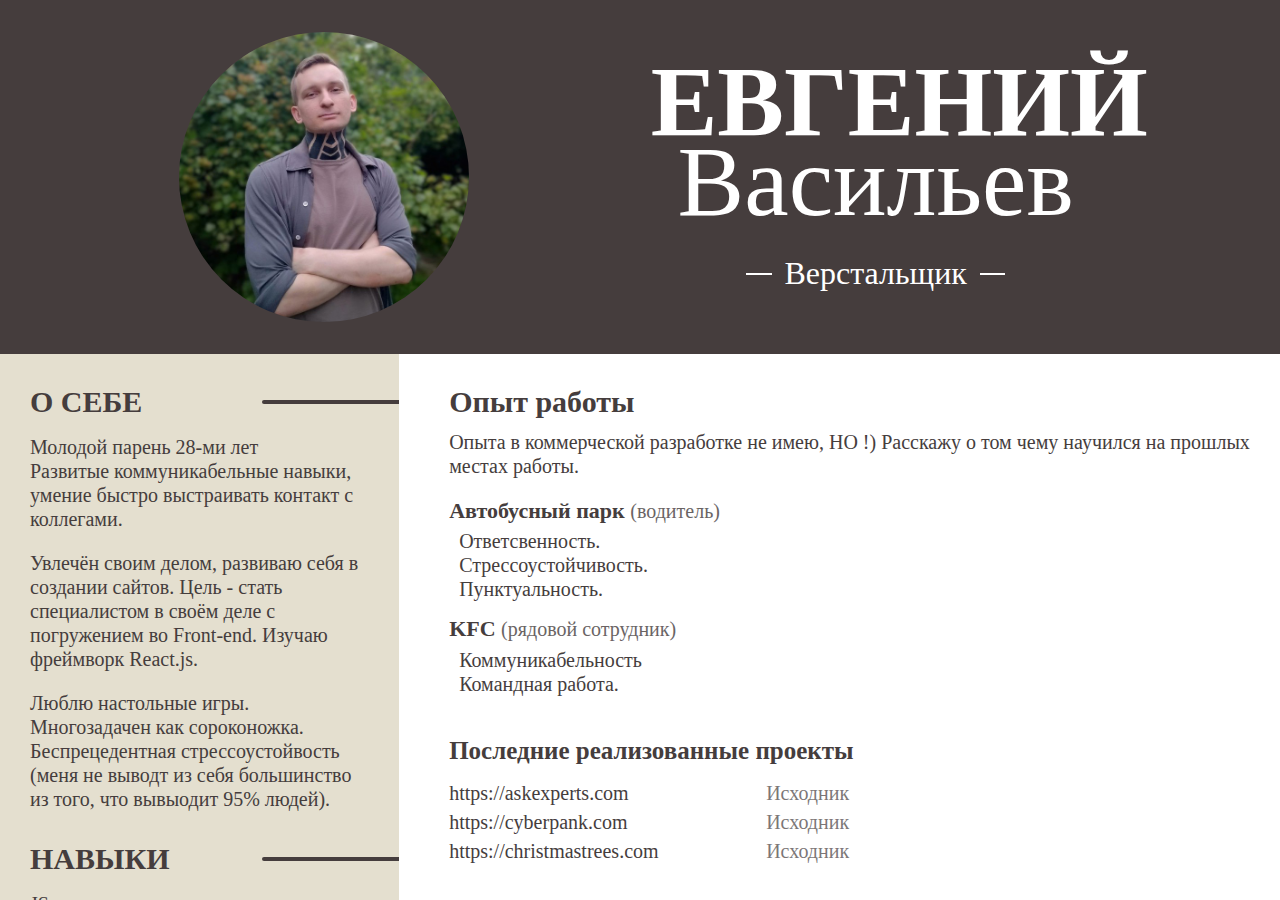
<file: index.html>
<!DOCTYPE html>
<html lang="ru">
    <head>
        <meta charset="UTF-8" />
        <meta name="viewport" content="width=device-width, initial-scale=1.0" />
        <meta http-equiv="X-UA-Compatible" content="ie=edge" />

        <meta
            name="description"
            content="Резюме для устройства на работу в web-сфере верстальщиком или junior front-end developer"
        />
        <meta name="keywords" content="CV, Резюме, Вакансия, Работа, Верстальщик, juniuor, front-end" />
        <meta name="Author" content="Евгений Васильев" />
        <meta name="Copyright" content="Евгений Васильев" />

        <!-- Отображение в соц. сетях -->
        <meta property="og:locale" content="ru_RU" />
        <meta property="og:type" content="article" />
        <meta property="og:title" content="CV, резюме на верстальщика" />
        <meta property="og:description" content="Резюме для устройства на работу в web-сфере верстальщиком" />
        <meta property="og:image" content="img/favicon/apple-touch-icon.png" />
        <meta property="og:url" content="url-my-cv.ru" />
        <meta property="og:site_name" content="CV Верстальщик" />

        <!-- Отображение twitter cards -->
        <meta name="twitter:card" content="summary" />
        <meta name="twitter:site" content="Евгений Васильев" />
        <meta name="twitter:title" content="CV, резюме на верстальщика" />
        <meta name="twitter:description" content="Резюме для устройства на работу в web-сфере верстальщиком" />
        <meta name="twitter:image" content="img/favicon/apple-touch-icon.png" />

        <!-- Favicon -->
        <link rel="apple-touch-icon" sizes="180x180" href="img/favicon/apple-touch-icon.png" />
        <link rel="icon" type="image/png" sizes="32x32" href="img/favicon/favicon-32x32.png" />
        <link rel="icon" type="image/png" sizes="16x16" href="img/favicon/favicon-16x16.png" />
        <link rel="manifest" href="files/site.webmanifest" />
        <link rel="mask-icon" href="img/favicon/safari-pinned-tab.svg" color="#5bbad5" />
        <link rel="shortcut icon" href="img/favicon/favicon.ico" />
        <meta name="msapplication-TileColor" content="#da532c" />
        <meta name="msapplication-config" content="files/browserconfig.xml" />
        <meta name="theme-color" content="#ffffff" />

        <title>CV | Верстальщик</title>
        <link rel="stylesheet" href="css/style.css" />
    </head>

    <body class="cv">
        <main>
            <header class="cv__me">
                <div class="container cv__me-container">
                    <div class="cv__me-why cv-why">
                        <div class="cv-why__wrapper">
                            <h1 class="cv-why__name">Евгений <span>Васильев</span></h1>
                            <p class="cv-why__function">Верстальщик</p>
                        </div>
                    </div>

                    <div class="cv__me-foto">
                        <img
                            src="img/me.jpg"
                            width="100"
                            height="100"
                            alt="Фото Евгения"
                            title="Привет! Приятно познакомиться :)"
                        />
                    </div>
                </div>
            </header>

            <div class="cv__wrapper">
                <div class="container cv__wrapper-container">
                    <section class="cv__about">
                        <h2 class="visually-hidden">Кто я, что умею и как со мной связаться?</h2>
                        <article class="cv__about-block cv__about-me cv-me">
                            <h3 class="cv__about-title cv-me__title">О себе</h3>
                            <p class="cv-me__text">
                                Молодой парень 28-ми лет <br />Развитые коммуникабельные навыки, умение быстро
                                выстраивать контакт с коллегами.
                            </p>
                            <p class="cv-me__text">
                                Увлечён своим делом, развиваю себя в создании сайтов. Цель - стать специалистом в своём
                                деле с погружением во Front-end. Изучаю фреймворк React.js.
                            </p>

                            <p class="cv-me__text">
                                Люблю настольные игры. Многозадачен как сороконожка. Беспрецедентная стрессоустойвость
                                (меня не выводт из себя большинство из того, что вывыодит 95% людей).
                            </p>
                        </article>

                        <article class="cv__about-block cv__about-skill cv-skill">
                            <h3 class="cv__about-title cv-skill__title">Навыки</h3>
                            <ul class="cv-skill__list">
                                <li class="cv-skill__item">JS</li>
                                <li class="cv-skill__item">GIT</li>
                                <li class="cv-skill__item">GULP</li>
                                <li class="cv-skill__item">FIGMA</li>
                                <li class="cv-skill__item">CSS/CSS3</li>
                                <li class="cv-skill__item">SASS/LESS</li>
                                <li class="cv-skill__item">HTML/HTML5</li>
                                <li class="cv-skill__item">Работа с анимациями (JS, CSS)</li>
                                <li class="cv-skill__item">Кросс-браузерная и адаптивная&nbsp;вёрстка</li>
                            </ul>
                        </article>

                        <article class="cv__about-block cv__about-contacts cv-contacts">
                            <h3 class="cv__about-title cv-contacts__title">Контакты</h3>

                            <address class="cv-contacts__address cv-address">
                                <ul class="cv-address__list">
                                    <li class="cv-address__item">
                                        <a class="cv-address__link cv-address__link--phone" href="tel:+375259446714"
                                            >+375 (25) 944-67-14</a
                                        >
                                    </li>
                                    <li class="cv-address__item">
                                        <a
                                            class="cv-address__link cv-address__link--mail"
                                            href="mailto:vasilievdevelop@gmail.com"
                                            >vasilievdevelop@gmail.com</a
                                        >
                                    </li>
                                    <li class="cv-address__item">
                                        <a
                                            class="cv-address__link cv-address__link--telegram"
                                            href="https://t.me/VasilievDevelop"
                                            >https://t.me/VasilievDevelop</a
                                        >
                                    </li>
                                </ul>
                            </address>
                        </article>
                    </section>

                    <section class="cv__exp cv-exp">
                        <h2 class="cv-exp__title">Опыт работы</h2>
                        <article class="cv-exp__job cv-job">
                            <h3 class="visually-hidden">Места, должность и продолжительность работы</h3>
                            <p class="cv-exp__text">
                                Опыта в коммерческой разработке не имею, НО !) Расскажу о том чему научился на прошлых
                                местах работы.
                            </p>

                            <ol class="cv-exp__list">
                                <li class="cv-exp__item">
                                    <p class="cv-exp__item-job">
                                        Автобусный парк <span class="cv-exp__item-position">(водитель)</span>
                                    </p>
                                    <p class="cv-exp__item-bout">
                                        <ol class="cv-exp__skills">
                                            <li class="cv-exp__skills-item">Ответсвенность.</li>
                                            <li class="cv-exp__skills-item"> Стрессоустойчивость.</li>
                                            <li class="cv-exp__skills-item">Пунктуальность.</li>
                                        </ol>
                                        
                                    </p>
                                </li>
                                <li class="cv-exp__item">
                                    <p class="cv-exp__item-job">
                                        KFC <span class="cv-exp__item-position">(рядовой сотрудник)</span>
                                    </p>
                                    <ol class="cv-exp__skills">
                                        <li class="cv-exp__skills-item">Коммуникабельность</li>
                                        <li class="cv-exp__skills-item">Командная работа.</li>
                                    </ol>
                                </li>
                                <li class="cv-exp__item"></li>
                                <li class="cv-exp__item"></li>
                            </ol>
                        </article>
                        <article class="cv-exp__project cv-projects">
                            <h3 class="cv-projects__title">Последние реализованные проекты</h3>
                            <ul class="cv-projects__list">
                                <li class="cv-projects__item">
                                    <a
                                        class="cv-projects__link"
                                        href="https://mahinator96.github.io/AskExperts/"
                                        target="_blank"
                                        title="Бизнес-консалтинг"
                                        >https://askexperts.com
                                        <span
                                            class="cv-projects__preview"
                                            style="background-image: url(./img/preview-askexperts.jpg)"
                                        ></span
                                    ></a>

                                    <a class="cv-projects__source" href="https://github.com/Mahinator96/AskExpertSRC">Исходник</a>
                                </li>
                                <li class="cv-projects__item">
                                    <a
                                        class="cv-projects__link"
                                        href="https://mahinator96.github.io/Cyberpank-prod/"
                                        target="_blank"
                                        title="Cuberpank"
                                        >https://cyberpank.com
                                        <span
                                            class="cv-projects__preview"
                                            style="background-image: url(./img/preview-cyberpank.jpg)"
                                        ></span
                                    ></a>

                                    <a class="cv-projects__source" href="https://github.com/Mahinator96/CyberpankSRC">Исходник</a>
                                </li>

                                <li class="cv-projects__item">
                                    <a
                                        class="cv-projects__link"
                                        href="#"
                                        target="https://mahinator96.github.io/ChristmasTrees/"
                                        title="Сайт продажи новогодних ёлок"
                                        >https://сhristmastrees.com
                                        <span
                                            class="cv-projects__preview"
                                            style="background-image: url(./img/christmastrees.jpg)"
                                        ></span
                                    ></a>

                                    <a class="cv-projects__source" href="https://github.com/Mahinator96/ChristmasTreesSRC">Исходник</a>
                                </li>
                            </ul>
                        </article>
                    </section>
                </div>
            </div>
        </main>
    </body>

    <script src="js/app.min.js"></script>
</html>
</file>
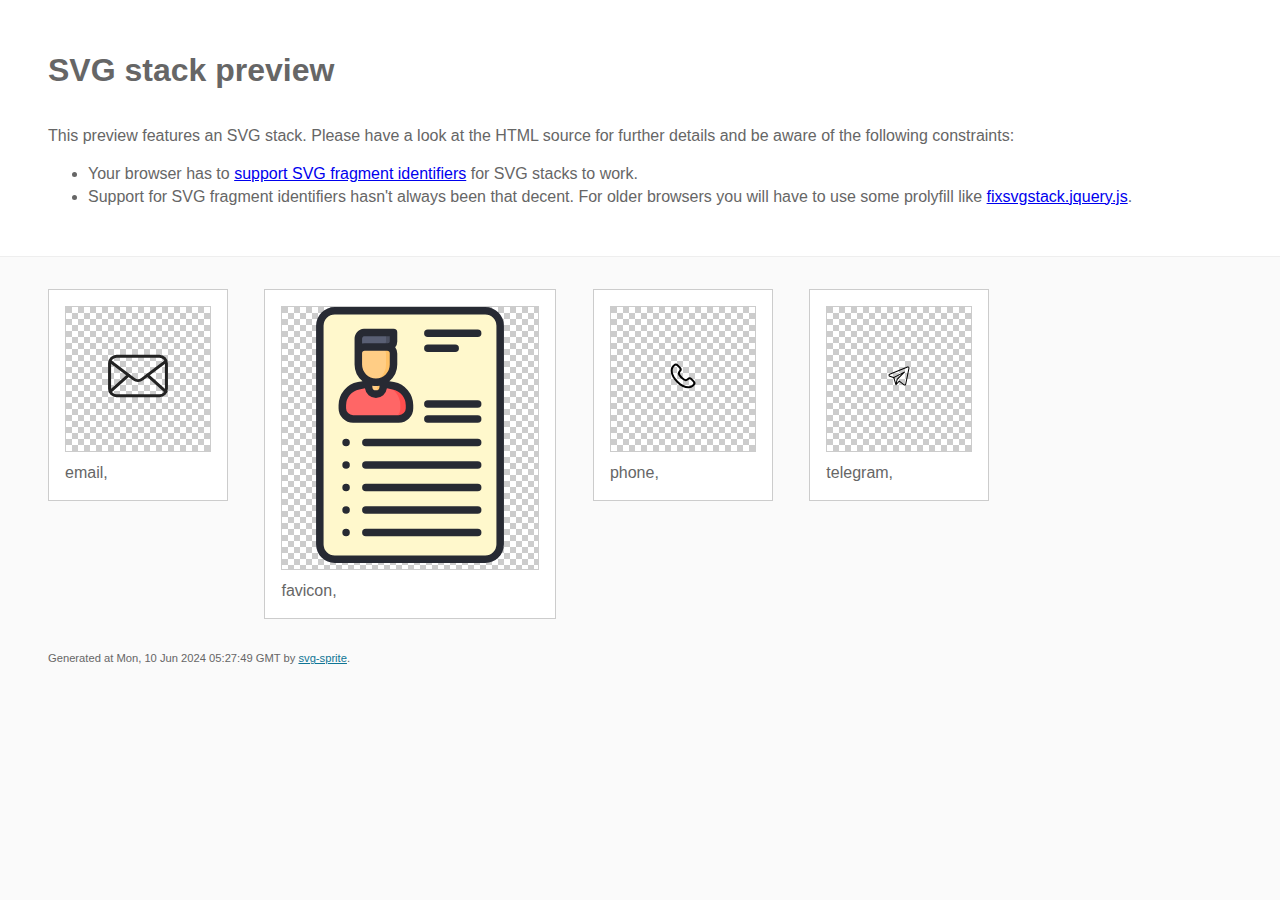
<file: img/stack/sprite.stack.html>
<!doctype html>
<html lang="en">
    <head>
        <meta charset="utf-8">
        <title>SVG stack preview | svg-sprite</title>
        <style>
            body {
                padding: 0;
                margin: 0;
                color: #666;
                background: #fafafa;
                font-family: Arial, Helvetica, sans-serif;
                font-size: 1em;
                line-height: 1.4;
            }

            header {
                display: block;
                padding: 3em 3em 2em;
                background-color: #fff;
            }

            header p {
                margin: 2em 0 0;
            }

            section {
                border-top: 1px solid #eee;
                padding: 2em 3em 0;
            }

            section ul {
                margin: 0;
                padding: 0;
            }

            section li {
                display: inline-block;
                background-color: #fff;
                position: relative;
                margin: 0 2em 2em 0;
                vertical-align: top;
                border: 1px solid #ccc;
                padding: 1em 1em 3em;
                cursor: default;
            }

            .icon-box {
                margin: 0;
                width: 144px;
                height: 144px;
                position: relative;
                background: #ccc url("data:image/svg+xml,%3Csvg xmlns='http://www.w3.org/2000/svg' width='12' height='12'%3E%3Cpath fill='%23fff' d='M6 0h6v6H6zM0 6h6v6H0z'/%3E%3C/svg%3E") top left repeat;
                border: 1px solid #ccc;
                display: table-cell;
                vertical-align: middle;
                text-align: center;
            }

            .icon {
                display: inline-block;
            }

            h1 {
                margin-top: 0;
            }

            h2 {
                margin: 0;
                padding: 0;
                font-size: 1em;
                font-weight: 400;
                white-space: nowrap;
                overflow: hidden;
                text-overflow: ellipsis;
                position: absolute;
                left: 1em;
                right: 1em;
                bottom: 1em;
            }

            footer {
                display: block;
                margin: 0;
                padding: 0 3em 3em;
            }

            footer p {
                margin: 0;
                font-size: .7em;
            }

            footer a {
                color: #0f7595;
                margin-left: 0;
            }
        </style>

<!--
Sprite shape dimensions
====================================================================================================
You will need to set the sprite shape dimensions via CSS when you use them as stack SVGs, otherwise
they would become a huge 100% in size. You may use the following dimension classes for doing so.
They might well be outsourced to an external stylesheet of course.
-->

<style>
 .svg-email-dims { width: 64px; height: 64px; }
 .svg-favicon-dims { width: 256px; height: 256px; }
 .svg-phone-dims { width: 32px; height: 32px; }
 .svg-telegram-dims { width: 24px; height: 24px; }
</style>

<!--
====================================================================================================
-->

    </head>
    <body>
        <header>
            <h1>SVG stack preview</h1>
            <p>This preview features an SVG stack. Please have a look at the HTML source for further details and be aware of the following constraints:</p>
            <ul>
                <li>Your browser has to <a href="https://caniuse.com/svg-fragment" target="_blank" rel="noopener noreferrer">support SVG fragment identifiers</a> for SVG stacks to work.</li>
                <li>Support for SVG fragment identifiers hasn't always been that decent. For older browsers you will have to use some prolyfill like <a href="https://github.com/preciousforever/SVG-Stacker/blob/master/fixsvgstack.jquery.js" target="_blank" rel="noopener noreferrer">fixsvgstack.jquery.js</a>.</li>
            </ul>
        </header>
        <section>

<!--
SVG stack
====================================================================================================
These SVG images make use of fragment identifiers (IDs) to reference certain portions of the
external sprite. By default, all shapes inside the sprite are hidden by CSS. The `:target` pseudo
selector is used to show the very shape that is referenced by the fragment identifier.
-->

            <ul>

             <li title="email">
                    <div class="icon-box">
                        <img src="../icons/icons.svg#email" class="svg-email-dims" alt="email">
                    </div>
                    <h2>email, </h2>
                </li>
             <li title="favicon">
                    <div class="icon-box">
                        <img src="../icons/icons.svg#favicon" class="svg-favicon-dims" alt="favicon">
                    </div>
                    <h2>favicon, </h2>
                </li>
             <li title="phone">
                    <div class="icon-box">
                        <img src="../icons/icons.svg#phone" class="svg-phone-dims" alt="phone">
                    </div>
                    <h2>phone, </h2>
                </li>
             <li title="telegram">
                    <div class="icon-box">
                        <img src="../icons/icons.svg#telegram" class="svg-telegram-dims" alt="telegram">
                    </div>
                    <h2>telegram, </h2>
                </li>
         </ul>

<!--
====================================================================================================
-->

        </section>
        <footer>
            <p>Generated at Mon, 10 Jun 2024 05:27:49 GMT by <a href="https://github.com/svg-sprite/svg-sprite" target="_blank" rel="noopener noreferrer">svg-sprite</a>.</p>
        </footer>
    </body>
</html>
</file>
<file: css/style.css>
@charset "UTF-8";
/* 
	$maxW - ширина экрана с которой начинается изменение $value в меньшую сторону экрана до $minWidth (задана в var.scss)
	$minW - ширина экрана на которой изменение $value прекращается на значении $mobSize
*/
html {
  height: 100%;
  box-sizing: border-box;
}

* {
  box-sizing: inherit;
  scroll-behavior: smooth;
}

body {
  color: #000;
  font-size: 1.25rem;
  font-family: Calibri, "sans-serif";
  position: relative;
  min-width: 320px;
  height: 100%;
  overflow-x: hidden;
  margin: 0;
  line-height: 1.2;
}
body._lock {
  overflow: hidden;
}
body._lock .body-wrapper {
  overflow: hidden;
}

.body-wrapper {
  display: flex;
  flex-grow: 1;
  flex-direction: column;
  position: relative;
  width: 100vw;
  height: 100%;
  overflow-x: hidden;
}

address {
  font-style: normal;
}

main {
  display: flex;
  flex-direction: column;
  height: 100%;
  overflow-x: hidden;
}
@media (max-width: 768.9px) {
  main {
    height: fit-content;
  }
}

*,
*::before,
*::after {
  box-sizing: inherit;
}

a {
  display: inline-block;
  text-decoration: none;
  color: inherit;
}

h1,
h2,
h3,
h4,
h5,
h6,
p,
ul {
  margin: 0;
}

ul,
ol {
  list-style: none;
  padding: 0;
}

ol {
  padding: 0;
  margin: 0;
}

/* // Счётчик для ul, ol

// .list-counter
.list-counter {
	list-style-type: none;
	counter-reset: item;

	// .list-counter li
	li {
		position: relative;

		//.list-counter li::before
		&::before {
			position: absolute;
			top: 0;
			left: 0;
			counter-increment: item;
			content: counter(item);
		}
	}
} */
img {
  object-fit: cover;
}

button,
input,
textarea,
fieldset {
  color: inherit;
  font-size: inherit;
  margin: 0;
  padding: 0;
  border: none;
  background-color: transparent;
}

button,
input,
textarea,
select {
  cursor: pointer;
}

input:focus-visible,
textarea:focus-visible,
fieldset:focus-visible,
select:focus-visible {
  outline: none;
}

picture {
  display: flex;
}
picture source {
  width: 0;
  height: 0;
}
picture img {
  width: 100%;
  height: 100%;
}

.visually-hidden {
  position: absolute;
  width: 1px;
  height: 1px;
  margin: -1px;
  border: 0;
  padding: 0;
  white-space: nowrap;
  clip-path: inset(100%);
  clip: rect(0 0 0 0);
  overflow: hidden;
}

.container {
  --width: 1400px;
  --padding: 30px;
  max-width: calc(var(--width) + var(--padding) * 2);
  margin: 0 auto;
  padding: 0 var(--padding);
}
@media (max-width: 768.9px) {
  .container {
    --padding: 10px;
  }
}

/*   // Работает как изменение font-weight, но с помощью box-shadow. Из-за чего текст не прыгает
  &:hover {
    text-shadow: 0 0 1px currentColor, 0 0 1px currentColor, 0 0 0.7px currentColor;
  } */
.cv__me {
  position: sticky;
  padding-top: calc(20px + 20 * ((100vw - 320px) / 1600));
  padding-bottom: calc(20px + 20 * ((100vw - 320px) / 1600));
  background-color: rgb(69, 61, 61);
}
@media (min-width: 1920px) {
  .cv__me {
    padding-top: 40px;
  }
}
@media (max-width: 320px) {
  .cv__me {
    padding-top: 20px;
  }
}
@media (min-width: 1920px) {
  .cv__me {
    padding-bottom: 40px;
  }
}
@media (max-width: 320px) {
  .cv__me {
    padding-bottom: 20px;
  }
}
.cv__me-container {
  display: flex;
  gap: 2.5rem;
  gap: calc(20px + 20 * ((100vw - 320px) / 1600));
}
@media (min-width: 1920px) {
  .cv__me-container {
    gap: 40px;
  }
}
@media (max-width: 320px) {
  .cv__me-container {
    gap: 20px;
  }
}
.cv__me-foto {
  display: flex;
  justify-content: end;
  align-items: center;
  flex-grow: 1;
  order: -1;
  overflow: hidden;
}
.cv__me-foto picture,
.cv__me-foto img {
  width: 100%;
  height: 100%;
  border-radius: 50%;
  max-width: calc(200px + 150 * ((100vw - 320px) / 1600));
  max-height: calc(200px + 150 * ((100vw - 320px) / 1600));
}
@media (min-width: 1920px) {
  .cv__me-foto picture,
  .cv__me-foto img {
    max-width: 350px;
  }
}
@media (max-width: 320px) {
  .cv__me-foto picture,
  .cv__me-foto img {
    max-width: 200px;
  }
}
@media (min-width: 1920px) {
  .cv__me-foto picture,
  .cv__me-foto img {
    max-height: 350px;
  }
}
@media (max-width: 320px) {
  .cv__me-foto picture,
  .cv__me-foto img {
    max-height: 200px;
  }
}
.cv__me-why {
  display: flex;
  flex-direction: column;
  justify-content: center;
  align-items: center;
  flex-grow: 2;
  color: #fff;
}
.cv-why {
  text-align: center;
}
.cv-why__name {
  font-size: calc(55px + 75 * ((100vw - 320px) / 1600));
  font-weight: 800;
  line-height: 0.8;
  text-transform: uppercase;
  max-width: 4.5em;
  margin-bottom: calc(20px + 20 * ((100vw - 320px) / 1600));
}
@media (min-width: 1920px) {
  .cv-why__name {
    font-size: 130px;
  }
}
@media (max-width: 320px) {
  .cv-why__name {
    font-size: 55px;
  }
}
@media (min-width: 1920px) {
  .cv-why__name {
    margin-bottom: 40px;
  }
}
@media (max-width: 320px) {
  .cv-why__name {
    margin-bottom: 20px;
  }
}
.cv-why__name span {
  font-weight: 300;
  text-transform: capitalize;
}
.cv-why__function {
  position: relative;
  width: fit-content;
  font-size: 2.5rem;
  font-size: calc(20px + 20 * ((100vw - 320px) / 1600));
  margin: 0 auto;
}
@media (min-width: 1920px) {
  .cv-why__function {
    font-size: 40px;
  }
}
@media (max-width: 320px) {
  .cv-why__function {
    font-size: 20px;
  }
}
.cv-why__function::before, .cv-why__function::after {
  content: "";
  position: absolute;
  top: 50%;
  width: 0.8em;
  height: 0.125rem;
  background-color: #fff;
}
.cv-why__function::before {
  left: -1.2em;
}
.cv-why__function::after {
  right: -1.2em;
}
.cv__wrapper {
  display: flex;
  flex-grow: 1;
  background: linear-gradient(90deg, rgb(228, 223, 207) 0%, rgb(228, 223, 207) 50%, rgb(255, 255, 255) 50%, rgb(255, 255, 255) 100%);
}
.cv__wrapper-container {
  display: flex;
  color: rgb(69, 61, 61);
}
@media (max-width: 768.9px) {
  .cv__wrapper-container {
    flex-direction: column;
    background-color: rgb(228, 223, 207);
  }
}
.cv__wrapper section {
  padding-top: 1.875rem;
  padding-bottom: 1.875rem;
}
@media (max-width: 768.9px) {
  .cv__wrapper section:last-child {
    padding-bottom: 5rem;
  }
}
.cv__about {
  flex-basis: 35%;
  min-width: 18.75rem;
  padding-right: 1.5625rem;
}
@media (max-width: 768.9px) {
  .cv__about {
    padding-right: 0;
  }
}
.cv__about-block:not(:last-child) {
  margin-bottom: 1.875rem;
}
.cv__about-title {
  position: relative;
  font-size: 1.875rem;
  text-transform: uppercase;
  margin-bottom: 0.9375rem;
}
.cv__about-title::before {
  content: "";
  position: absolute;
  top: 50%;
  right: -1.5625rem;
  transform: translateY(-50%);
  width: 40%;
  height: 0.25rem;
  background-color: rgb(69, 61, 61);
  border-top-left-radius: 0.125rem;
  border-bottom-left-radius: 0.125rem;
}
@media (max-width: 768.9px) {
  .cv__about-title::before {
    right: -0.9375rem;
  }
}
.cv__exp {
  padding-left: 3.125rem;
  background-color: #fff;
}
@media (max-width: 768.9px) {
  .cv__exp {
    padding-left: 0.625rem;
    padding-right: 0.625rem;
    padding-bottom: 3.75rem;
    margin: 0 -0.625rem;
  }
}
.cv-skill__item:not(:last-child) {
  margin-bottom: 0.1875rem;
}
.cv-address__list {
  display: flex;
  flex-direction: column;
  row-gap: 0.3125rem;
}
.cv-address__item {
  position: relative;
  padding-left: 1.875rem;
}
@media (any-hover: hover) {
  .cv-address__link:hover {
    text-decoration: underline;
  }
}
.cv-address__link::before {
  content: "";
  position: absolute;
  left: 0;
  top: 0;
  width: 1.25rem;
  height: 1.25rem;
  background-size: contain;
  background-repeat: no-repeat;
  background-position: center;
}
.cv-address__link--phone:before {
  background-image: url(../img/icons/icons.svg#phone);
}
.cv-address__link--mail:before {
  background-image: url(../img/icons/icons.svg#email);
}
.cv-address__link--telegram:before {
  background-image: url(../img/icons/icons.svg#telegram);
}
.cv-exp__title {
  margin-bottom: 0.625rem;
}
.cv-exp__list {
  margin-top: 1.25rem;
  margin-bottom: 2.5rem;
}
.cv-exp__item {
  margin-bottom: 0.9375rem;
}
.cv-exp__item-job {
  font-size: 1.375rem;
  font-weight: 600;
  margin-bottom: 0.3125rem;
}
.cv-exp__item-position {
  font-size: 1.25rem;
  font-weight: 400;
  opacity: 0.8;
}
.cv-exp__skills {
  padding-left: 0.625rem;
}
.cv-projects__title {
  font-size: 1.5625rem;
  margin-bottom: 0.9375rem;
}
.cv-projects__list {
  display: flex;
  flex-direction: column;
  gap: 0.3125rem;
}
.cv-projects__item {
  display: flex;
  justify-content: space-between;
  row-gap: 40px;
  max-width: 400px;
  position: relative;
}
.cv-projects__preview {
  position: absolute;
  right: 0;
  top: 0;
  width: 50%;
  height: 8.125rem;
  background-size: cover;
  background-repeat: no-repeat;
  background-position: center top;
  z-index: 2;
  opacity: 0;
  transition: opacity 0.2s linear;
  border-radius: 0.4375rem;
  pointer-events: none;
}
@media (max-width: 1040px) {
  .cv-projects__preview {
    display: none;
  }
}
.cv-projects__source {
  opacity: 0.7;
}
@media (any-hover: hover) {
  .cv-projects__link:hover .cv-projects__preview {
    opacity: 1;
  }
}
.cv-me p:not(:last-child) {
  margin-bottom: 1.25rem;
}
@media (max-width: 520px) {
  .cv__me-foto {
    justify-content: center;
  }
  .cv__me-container {
    flex-direction: column;
  }
}
/* Стили для модального окна */
</file>
